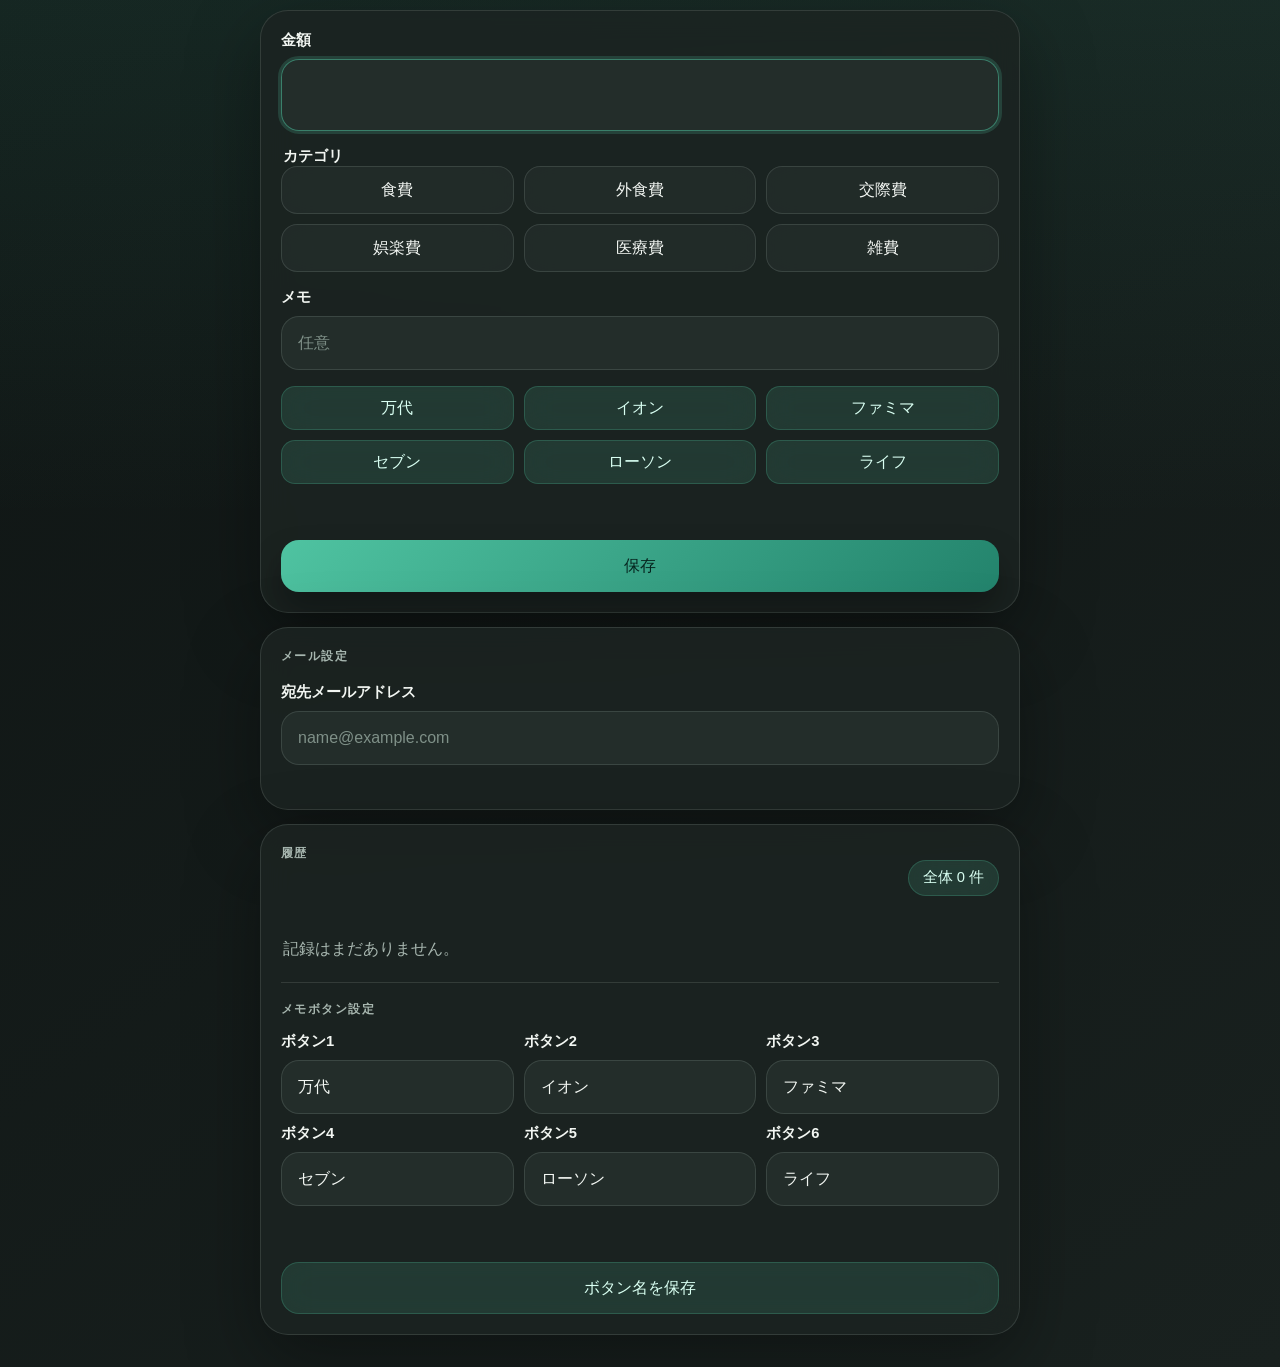
<file: index.html>
<!doctype html>
<html lang="ja">
  <head>
    <meta charset="utf-8" />
    <meta name="viewport" content="width=device-width, initial-scale=1" />
    <meta name="theme-color" content="#0f1514" />
    <meta name="apple-mobile-web-app-capable" content="yes" />
    <meta name="apple-mobile-web-app-status-bar-style" content="black-translucent" />

    <title>支出記録</title>
    <meta
      name="description"
      content="外出先の支出を素早く記録し、記録内容をメール作成できる iPhone Safari 向け PWA。"
    />

    <link rel="manifest" href="./manifest.webmanifest" />
    <link rel="icon" type="image/png" sizes="192x192" href="./icons/icon-192.png" />
    <link rel="apple-touch-icon" href="./icons/apple-touch-icon.png" />
    <link rel="stylesheet" href="./styles.css" />
  </head>
  <body>
    <main class="app-shell">
      <section class="panel entry-panel" aria-label="入力">
        <form id="entry-form" class="entry-form" novalidate>
          <label class="field">
            <span class="field-label">金額</span>
            <input
              id="amount-input"
              name="amount"
              class="field-input field-input-large"
              type="text"
              inputmode="numeric"
              autocomplete="off"
              enterkeyhint="done"
              maxlength="6"
              required
            />
          </label>

          <fieldset class="field category-field">
            <legend class="field-label">カテゴリ</legend>
            <div id="category-list" class="category-grid" role="radiogroup" aria-label="カテゴリ">
              <button type="button" class="category-chip" data-category="食費">食費</button>
              <button type="button" class="category-chip" data-category="外食費">外食費</button>
              <button type="button" class="category-chip" data-category="交際費">交際費</button>
              <button type="button" class="category-chip" data-category="娯楽費">娯楽費</button>
              <button type="button" class="category-chip" data-category="医療費">医療費</button>
              <button type="button" class="category-chip" data-category="雑費">雑費</button>
            </div>
          </fieldset>

          <label class="field">
            <span class="field-label">メモ</span>
            <input
              id="memo-input"
              name="memo"
              class="field-input"
              type="text"
              maxlength="32"
              autocomplete="off"
              enterkeyhint="done"
              placeholder="任意"
            />
          </label>

          <div id="memo-preset-list" class="memo-preset-grid" aria-label="メモ定型">
            <button type="button" class="memo-preset-button" data-preset-index="0">万代</button>
            <button type="button" class="memo-preset-button" data-preset-index="1">イオン</button>
            <button type="button" class="memo-preset-button" data-preset-index="2">ファミマ</button>
            <button type="button" class="memo-preset-button" data-preset-index="3">セブン</button>
            <button type="button" class="memo-preset-button" data-preset-index="4">ローソン</button>
            <button type="button" class="memo-preset-button" data-preset-index="5">ライフ</button>
          </div>

          <p id="entry-feedback" class="feedback" role="status" aria-live="polite"></p>

          <div class="action-row">
            <button id="save-button" class="primary-button" type="submit">保存</button>
            <button id="cancel-edit-button" class="secondary-button" type="button" hidden>
              新規に戻す
            </button>
          </div>
        </form>
      </section>

      <section class="panel email-panel" aria-label="メール設定">
        <div class="panel-heading">
          <p class="section-label">メール設定</p>
        </div>

        <label class="field">
          <span class="field-label">宛先メールアドレス</span>
          <input
            id="email-input"
            name="email"
            class="field-input"
            type="email"
            inputmode="email"
            autocomplete="off"
            autocapitalize="off"
            spellcheck="false"
            placeholder="name@example.com"
          />
        </label>

        <p id="email-feedback" class="feedback" role="status" aria-live="polite"></p>
      </section>

      <section class="panel list-panel" aria-label="履歴">
        <div class="panel-heading">
          <p class="section-label">履歴</p>
          <p id="total-count-label" class="mode-badge">全体 0 件</p>
        </div>

        <ul id="records-list" class="records-list" aria-live="polite"></ul>
        <p id="records-empty" class="empty-state" hidden>記録はまだありません。</p>

        <section id="monthly-summary" class="monthly-summary" aria-label="月次集計" hidden>
          <div class="monthly-summary-header">
            <p class="section-label">月次集計</p>
          </div>

          <div class="monthly-summary-table-wrap">
            <table class="monthly-summary-table">
              <thead>
                <tr>
                  <th scope="col">費目</th>
                  <th id="current-month-label" scope="col">今月</th>
                  <th id="previous-month-label" scope="col">前月</th>
                </tr>
              </thead>
              <tbody id="monthly-summary-body"></tbody>
            </table>
          </div>
        </section>

        <section class="memo-preset-settings" aria-label="メモボタン設定">
          <div class="memo-preset-settings-header">
            <p class="section-label">メモボタン設定</p>
          </div>

          <form id="memo-preset-settings-form" class="memo-preset-settings-form" novalidate>
            <div class="memo-preset-settings-list">
              <label class="field">
                <span class="field-label">ボタン1</span>
                <input class="field-input memo-preset-name-input" type="text" maxlength="32" autocomplete="off" data-preset-index="0" />
              </label>
              <label class="field">
                <span class="field-label">ボタン2</span>
                <input class="field-input memo-preset-name-input" type="text" maxlength="32" autocomplete="off" data-preset-index="1" />
              </label>
              <label class="field">
                <span class="field-label">ボタン3</span>
                <input class="field-input memo-preset-name-input" type="text" maxlength="32" autocomplete="off" data-preset-index="2" />
              </label>
              <label class="field">
                <span class="field-label">ボタン4</span>
                <input class="field-input memo-preset-name-input" type="text" maxlength="32" autocomplete="off" data-preset-index="3" />
              </label>
              <label class="field">
                <span class="field-label">ボタン5</span>
                <input class="field-input memo-preset-name-input" type="text" maxlength="32" autocomplete="off" data-preset-index="4" />
              </label>
              <label class="field">
                <span class="field-label">ボタン6</span>
                <input class="field-input memo-preset-name-input" type="text" maxlength="32" autocomplete="off" data-preset-index="5" />
              </label>
            </div>

            <p id="memo-preset-settings-feedback" class="feedback" role="status" aria-live="polite"></p>
            <button class="secondary-button memo-preset-save-button" type="submit">ボタン名を保存</button>
          </form>
        </section>
      </section>
    </main>

    <script type="module" src="./app.js"></script>
  </body>
</html>
</file>
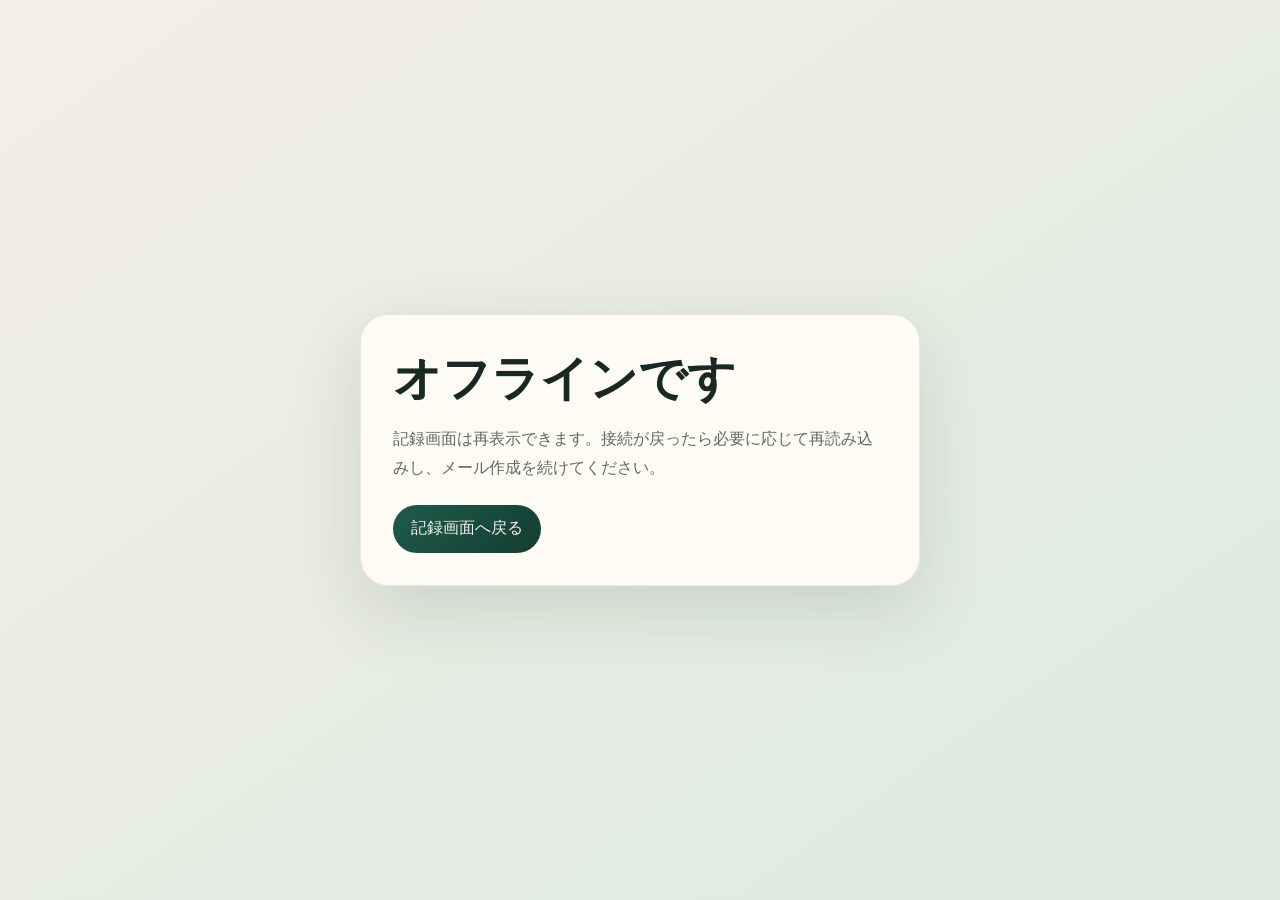
<file: offline.html>
<!doctype html>
<html lang="ja">
  <head>
    <meta charset="utf-8" />
    <meta name="viewport" content="width=device-width, initial-scale=1" />
    <meta name="theme-color" content="#1d5c4c" />
    <title>支出記録 | オフライン</title>
    <style>
      :root {
        color-scheme: light;
        font-family: "Hiragino Sans", "Yu Gothic UI", "Meiryo", sans-serif;
        color: #182823;
        background: linear-gradient(145deg, #f4efe6, #dceae1);
      }

      * {
        box-sizing: border-box;
      }

      body {
        margin: 0;
        min-height: 100vh;
        display: grid;
        place-items: center;
        padding: 24px;
      }

      main {
        width: min(560px, 100%);
        padding: 32px;
        border-radius: 28px;
        background: rgba(255, 251, 245, 0.95);
        border: 1px solid rgba(24, 40, 35, 0.1);
        box-shadow: 0 24px 72px rgba(29, 49, 43, 0.14);
      }

      h1 {
        margin: 0 0 14px;
        font-family: "Yu Mincho", "Hiragino Mincho ProN", serif;
        font-size: clamp(2rem, 6vw, 3rem);
      }

      p {
        margin: 0;
        line-height: 1.8;
        color: #5d6c65;
      }

      a {
        display: inline-flex;
        align-items: center;
        justify-content: center;
        min-height: 48px;
        padding: 0 18px;
        margin-top: 22px;
        border-radius: 999px;
        color: #f6f1e9;
        background: linear-gradient(135deg, #1d5c4c, #153d32);
        text-decoration: none;
      }
    </style>
  </head>
  <body>
    <main>
      <h1>オフラインです</h1>
      <p>
        記録画面は再表示できます。接続が戻ったら必要に応じて再読み込みし、メール作成を続けてください。
      </p>
      <a href="./index.html">記録画面へ戻る</a>
    </main>
  </body>
</html>
</file>
<file: styles.css>
:root {
  --bg: #0f1514;
  --bg-deep: #19211f;
  --panel: rgba(28, 36, 34, 0.88);
  --panel-strong: rgba(36, 46, 43, 0.96);
  --ink: #f2f6f2;
  --muted: #a7b6af;
  --line: rgba(230, 244, 237, 0.12);
  --accent: #4fc3a1;
  --accent-deep: #23836c;
  --accent-soft: rgba(79, 195, 161, 0.15);
  --warn: #ff9b7f;
  --shadow: 0 24px 72px rgba(0, 0, 0, 0.34);
  --font-body: "Hiragino Sans", "Yu Gothic UI", "Meiryo", sans-serif;
}

* {
  box-sizing: border-box;
}

html {
  color-scheme: dark;
}

body {
  margin: 0;
  min-height: 100vh;
  font-family: var(--font-body);
  color: var(--ink);
  background:
    linear-gradient(180deg, rgba(79, 195, 161, 0.1), transparent 38%),
    linear-gradient(145deg, var(--bg), var(--bg-deep));
}

body::before,
body::after {
  display: none;
}

button,
input {
  font: inherit;
}

button {
  border: 0;
  cursor: pointer;
}

.app-shell {
  position: relative;
  z-index: 1;
  width: min(760px, calc(100% - 20px));
  margin: 0 auto;
  padding: 10px 0 32px;
}

.panel,
.record-button,
.category-chip,
.memo-preset-button,
.field-input,
.primary-button,
.secondary-button,
.mode-badge {
  backdrop-filter: blur(16px);
}

.section-label {
  margin: 0;
  font-size: 0.78rem;
  font-weight: 700;
  letter-spacing: 0.12em;
  text-transform: uppercase;
  color: var(--muted);
}

.mode-badge {
  display: inline-flex;
  align-items: center;
  min-height: 36px;
  padding: 0 14px;
  border-radius: 999px;
  font-size: 0.92rem;
  background: rgba(36, 46, 43, 0.78);
  border: 1px solid var(--line);
}

.mode-badge {
  color: #d9fff2;
  background: var(--accent-soft);
  border-color: rgba(79, 195, 161, 0.24);
}

.panel {
  margin-top: 14px;
  padding: 20px;
  border-radius: 28px;
  background: var(--panel);
  border: 1px solid var(--line);
  box-shadow: var(--shadow);
}

.entry-panel {
  margin-top: 0;
}

.panel-heading {
  display: flex;
  align-items: flex-start;
  justify-content: space-between;
  gap: 12px;
  margin-bottom: 18px;
}

.entry-form,
.memo-preset-settings-form {
  display: grid;
  gap: 16px;
}

.field {
  display: grid;
  gap: 9px;
}

.field-label {
  font-size: 0.92rem;
  font-weight: 700;
}

.field-input {
  width: 100%;
  min-height: 54px;
  padding: 0 16px;
  border-radius: 18px;
  border: 1px solid var(--line);
  background: var(--panel-strong);
  color: var(--ink);
}

.field-input::placeholder {
  color: #7f9088;
}

.field-input:focus-visible {
  outline: 3px solid rgba(79, 195, 161, 0.2);
  border-color: rgba(79, 195, 161, 0.55);
}

.field-input-large {
  min-height: 72px;
  font-size: 2rem;
  font-weight: 700;
  letter-spacing: 0.02em;
}

.category-field {
  margin: 0;
  padding: 0;
  border: 0;
}

.category-grid {
  display: grid;
  grid-template-columns: repeat(3, minmax(0, 1fr));
  gap: 10px;
}

.category-chip {
  min-height: 48px;
  padding: 0 12px;
  border-radius: 16px;
  background: rgba(36, 46, 43, 0.82);
  border: 1px solid var(--line);
  color: var(--ink);
  transition: transform 120ms ease, border-color 120ms ease, background 120ms ease;
}

.category-chip:hover {
  transform: translateY(-1px);
}

.category-chip.is-selected {
  color: #06251f;
  background: linear-gradient(135deg, var(--accent), var(--accent-deep));
  border-color: transparent;
}

.memo-preset-grid {
  display: grid;
  grid-template-columns: repeat(3, minmax(0, 1fr));
  gap: 10px;
}

.memo-preset-button {
  min-height: 44px;
  padding: 0 12px;
  border-radius: 14px;
  color: #d9fff2;
  background: var(--accent-soft);
  border: 1px solid rgba(79, 195, 161, 0.24);
}

.memo-preset-button:active {
  transform: translateY(1px);
}

.feedback {
  min-height: 1.5em;
  margin: 0;
  line-height: 1.6;
  color: var(--muted);
}

.feedback.is-error {
  color: var(--warn);
}

.action-row {
  display: flex;
  gap: 10px;
}

.primary-button,
.secondary-button {
  min-height: 52px;
  padding: 0 18px;
  border-radius: 18px;
  transition: transform 120ms ease, opacity 120ms ease;
}

.primary-button {
  flex: 1;
  color: #06251f;
  background: linear-gradient(135deg, var(--accent), var(--accent-deep));
  box-shadow: 0 18px 32px rgba(0, 0, 0, 0.28);
}

.secondary-button {
  color: #d9fff2;
  background: var(--accent-soft);
  border: 1px solid rgba(79, 195, 161, 0.24);
}

.primary-button:disabled,
.secondary-button:disabled {
  opacity: 0.48;
  cursor: default;
}

.primary-button:not(:disabled):active,
.secondary-button:not(:disabled):active {
  transform: translateY(1px);
}

.records-list {
  display: grid;
  gap: 10px;
  margin: 0;
  padding: 0;
  list-style: none;
}

.record-button {
  display: grid;
  width: 100%;
  padding: 16px;
  border-radius: 22px;
  background: rgba(36, 46, 43, 0.76);
  border: 1px solid var(--line);
  text-align: left;
  color: var(--ink);
}

.record-top,
.record-bottom {
  display: flex;
  align-items: center;
  justify-content: space-between;
  gap: 12px;
}

.record-bottom {
  margin-top: 10px;
}

.record-amount {
  font-size: 1.35rem;
  font-weight: 700;
}

.record-meta,
.record-memo,
.empty-state {
  margin: 0;
  color: var(--muted);
  line-height: 1.6;
}

.record-memo {
  overflow: hidden;
  text-overflow: ellipsis;
  white-space: nowrap;
}

.empty-state {
  padding: 8px 2px 2px;
}

.monthly-summary {
  margin-top: 18px;
  padding-top: 18px;
  border-top: 1px solid var(--line);
}

.monthly-summary-header {
  margin-bottom: 12px;
}

.monthly-summary-table-wrap {
  overflow-x: auto;
}

.monthly-summary-table {
  width: 100%;
  border-collapse: collapse;
  table-layout: fixed;
  background: rgba(36, 46, 43, 0.7);
  border: 1px solid var(--line);
  border-radius: 20px;
  overflow: hidden;
}

.monthly-summary-table th,
.monthly-summary-table td {
  padding: 12px 10px;
  border-bottom: 1px solid var(--line);
  text-align: right;
}

.monthly-summary-table thead th {
  font-size: 0.88rem;
  color: var(--muted);
  background: rgba(79, 195, 161, 0.1);
}

.monthly-summary-table th:first-child,
.monthly-summary-table td:first-child {
  text-align: left;
}

.monthly-summary-table tbody th {
  font-weight: 700;
}

.monthly-summary-table tbody td {
  font-variant-numeric: tabular-nums;
}

.monthly-summary-table tbody tr:last-child th,
.monthly-summary-table tbody tr:last-child td {
  border-bottom: 0;
}

.monthly-summary-table .is-total th,
.monthly-summary-table .is-total td {
  font-weight: 700;
  background: rgba(79, 195, 161, 0.12);
}

.memo-preset-settings {
  margin-top: 18px;
  padding-top: 18px;
  border-top: 1px solid var(--line);
}

.memo-preset-settings-header {
  margin-bottom: 14px;
}

.memo-preset-settings-list {
  display: grid;
  grid-template-columns: repeat(3, minmax(0, 1fr));
  gap: 10px;
}

.memo-preset-save-button {
  width: 100%;
}

@media (max-width: 640px) {
  .app-shell {
    width: min(100% - 14px, 760px);
    padding: 7px 0 22px;
  }

  .panel-heading,
  .record-top,
  .record-bottom {
    flex-direction: column;
    align-items: flex-start;
  }

  .category-grid {
    grid-template-columns: repeat(2, minmax(0, 1fr));
  }

  .action-row {
    flex-direction: column;
  }

  .memo-preset-settings-list {
    grid-template-columns: 1fr;
  }

  .primary-button,
  .secondary-button {
    width: 100%;
  }

  .monthly-summary-table th,
  .monthly-summary-table td {
    padding: 11px 8px;
    font-size: 0.92rem;
  }
}
</file>
